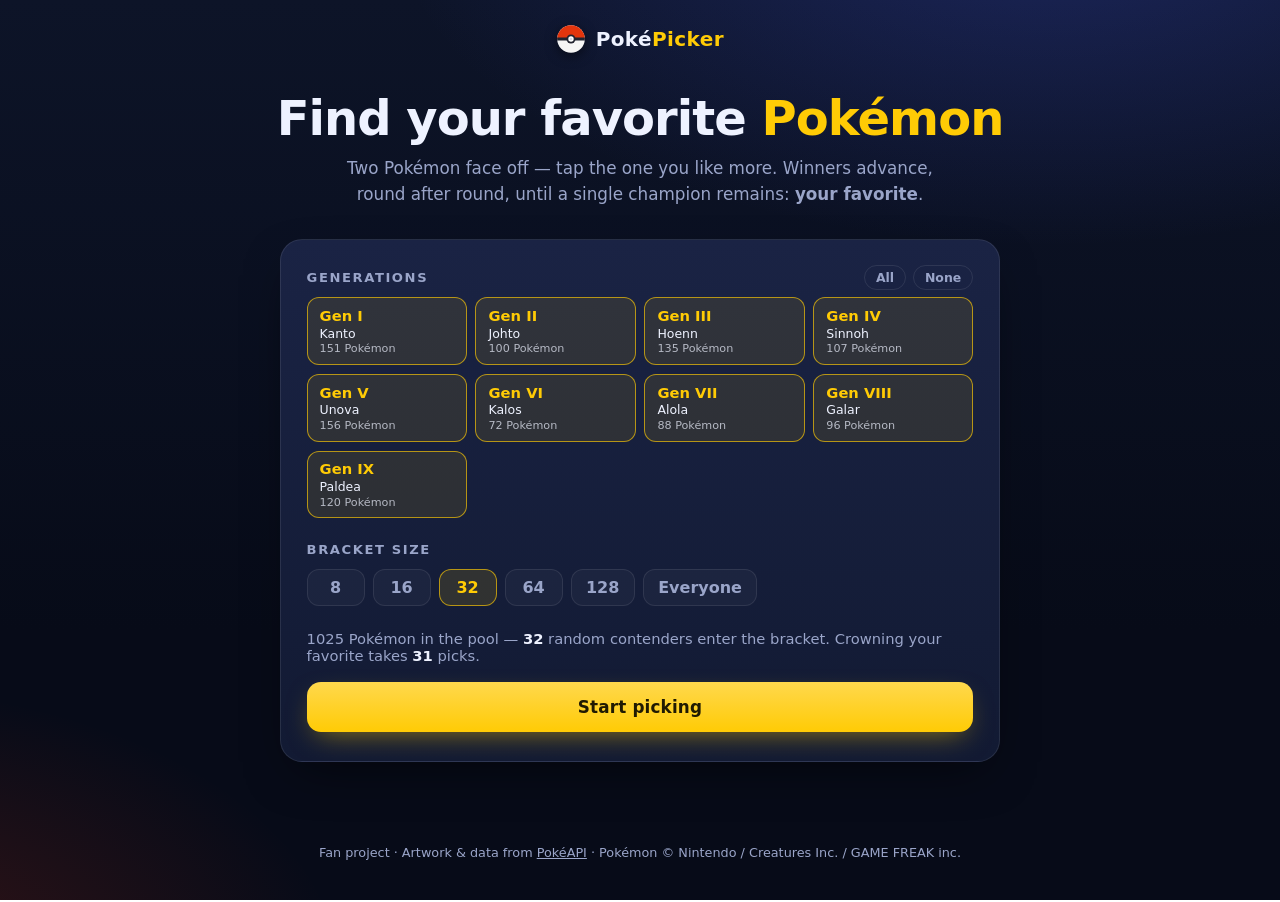
<file: index.html>
<!DOCTYPE html>
<html lang="en">
<head>
<meta charset="utf-8">
<meta name="viewport" content="width=device-width, initial-scale=1">
<title>PokéPicker — Find your favorite Pokémon</title>
<meta name="description" content="Discover your favorite Pokémon by picking between two at a time until only one remains.">
<link rel="icon" href="data:image/svg+xml,%3Csvg xmlns='http://www.w3.org/2000/svg' viewBox='0 0 100 100'%3E%3Ccircle cx='50' cy='50' r='46' fill='%23f5f5f5'/%3E%3Cpath d='M4 50a46 46 0 0 1 92 0Z' fill='%23e3350d'/%3E%3Crect x='4' y='45' width='92' height='10' fill='%23222430'/%3E%3Ccircle cx='50' cy='50' r='15' fill='%23222430'/%3E%3Ccircle cx='50' cy='50' r='9' fill='%23fff'/%3E%3Ccircle cx='50' cy='50' r='4.5' fill='%23d8dbe6'/%3E%3C/svg%3E">
<link rel="stylesheet" href="styles.css">
</head>
<body>

<header class="site-header">
  <button class="logo" id="btn-home" type="button" aria-label="PokéPicker home">
    <svg viewBox="0 0 100 100" aria-hidden="true"><circle cx="50" cy="50" r="46" fill="#f5f5f5"/><path d="M4 50a46 46 0 0 1 92 0Z" fill="#e3350d"/><rect x="4" y="45" width="92" height="10" fill="#222430"/><circle cx="50" cy="50" r="15" fill="#222430"/><circle cx="50" cy="50" r="9" fill="#fff"/><circle cx="50" cy="50" r="4.5" fill="#d8dbe6"/></svg>
    <span>Poké<em>Picker</em></span>
  </button>
</header>

<main>

  <!-- ============ Start screen ============ -->
  <section class="screen" id="screen-start">
    <h1 class="hero-title">Find your favorite <span>Pokémon</span></h1>
    <p class="tagline">Two Pokémon face off — tap the one you like more. Winners advance, round after round, until a single champion remains: <strong>your favorite</strong>.</p>

    <div class="panel">
      <div class="panel-block">
        <div class="panel-heading">
          <h2>Generations</h2>
          <div class="gen-actions">
            <button class="btn-mini" id="gens-all" type="button">All</button>
            <button class="btn-mini" id="gens-none" type="button">None</button>
          </div>
        </div>
        <div class="gen-grid" id="gen-grid"></div>
      </div>

      <div class="panel-block">
        <h2>Bracket size</h2>
        <div class="size-row" id="size-row"></div>
      </div>

      <p class="pool-summary" id="pool-summary"></p>
      <button class="btn-primary" id="btn-start" type="button">Start picking</button>
    </div>
  </section>

  <!-- ============ Battle screen ============ -->
  <section class="screen hidden" id="screen-battle">
    <div class="battle-top">
      <div class="round-label" id="round-label"></div>
      <div class="match-label" id="match-label" aria-live="polite"></div>
      <div class="progress" role="progressbar" aria-label="Bracket progress"><div class="progress-fill" id="progress-fill"></div></div>
    </div>

    <div class="arena">
      <button class="poke-card" id="card-a" type="button">
        <span class="card-glow" aria-hidden="true"></span>
        <img class="poke-img" alt="" draggable="false">
        <span class="poke-id"></span>
        <span class="poke-name"></span>
        <span class="type-badges"></span>
      </button>

      <div class="vs" aria-hidden="true">VS</div>

      <button class="poke-card" id="card-b" type="button">
        <span class="card-glow" aria-hidden="true"></span>
        <img class="poke-img" alt="" draggable="false">
        <span class="poke-id"></span>
        <span class="poke-name"></span>
        <span class="type-badges"></span>
      </button>
    </div>

    <div class="battle-actions">
      <button class="btn-ghost" id="btn-undo" type="button">↩ Undo</button>
      <button class="btn-ghost" id="btn-restart" type="button">Restart</button>
    </div>
    <p class="hint">Tip: pick with the <kbd>←</kbd> and <kbd>→</kbd> keys, undo with <kbd>Z</kbd></p>
  </section>

  <!-- ============ Champion screen ============ -->
  <section class="screen hidden" id="screen-winner">
    <p class="champ-kicker">Your favorite Pokémon is</p>
    <div class="champ-hero" id="champ-hero">
      <span class="champ-glow" aria-hidden="true"></span>
      <img class="champ-img" id="champ-img" alt="" draggable="false">
    </div>
    <h1 class="champ-name" id="champ-name"></h1>
    <div class="champ-meta" id="champ-meta"></div>
    <p class="champ-stats" id="champ-stats"></p>

    <div class="podium" id="podium"></div>

    <div class="champ-actions">
      <button class="btn-primary" id="btn-again" type="button">Run it back</button>
      <button class="btn-ghost" id="btn-settings" type="button">Change settings</button>
      <button class="btn-ghost" id="btn-undo-final" type="button">↩ Undo last pick</button>
    </div>
  </section>

</main>

<footer class="site-footer">
  <p>Fan project · Artwork &amp; data from <a href="https://pokeapi.co" rel="noopener">PokéAPI</a> · Pokémon © Nintendo / Creatures Inc. / GAME FREAK inc.</p>
</footer>

<canvas class="confetti hidden" id="confetti" aria-hidden="true"></canvas>

<script src="data.js"></script>
<script src="app.js"></script>
</body>
</html>
</file>
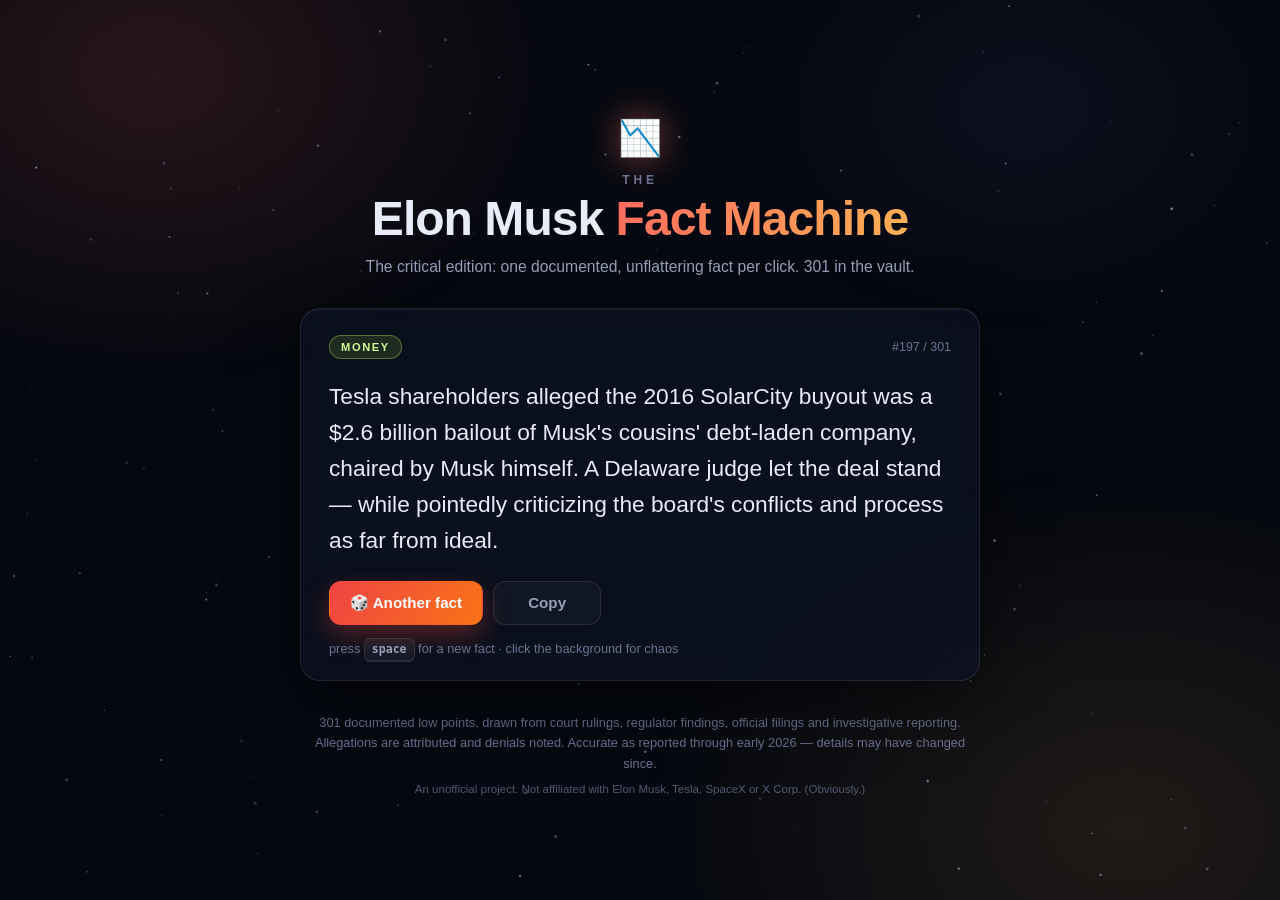
<file: fact-machine/index.html>
<!DOCTYPE html>
<html lang="en">
<head>
<meta charset="UTF-8">
<meta name="viewport" content="width=device-width, initial-scale=1">
<title>Elon Musk Fact Machine — Critical Edition</title>
<meta name="description" content="One random, documented, unflattering Elon Musk fact per click. Hundreds in the vault.">
<meta name="theme-color" content="#050810">
<link rel="icon" href="data:image/svg+xml,%3Csvg%20xmlns='http://www.w3.org/2000/svg'%20viewBox='0%200%20100%20100'%3E%3Ctext%20y='.9em'%20font-size='90'%3E%F0%9F%93%89%3C/text%3E%3C/svg%3E">
<style>
  :root {
    --bg: #050810;
    --ink: #e8ecf8;
    --muted: #97a0b8;
    --faint: #6b7490;
    --line: rgba(255, 255, 255, 0.09);
    --card: rgba(13, 18, 34, 0.72);
    --accent-1: #ff6b5e;
    --accent-2: #ffb054;
  }

  * { margin: 0; padding: 0; box-sizing: border-box; }

  html { color-scheme: dark; }

  body {
    font-family: ui-sans-serif, -apple-system, "Segoe UI", Roboto, Helvetica, Arial, sans-serif;
    background: var(--bg);
    color: var(--ink);
    min-height: 100svh;
    -webkit-font-smoothing: antialiased;
  }

  body::before {
    content: "";
    position: fixed;
    inset: 0;
    z-index: -2;
    background:
      radial-gradient(640px 480px at 12% 8%, rgba(255, 107, 94, 0.14), transparent 65%),
      radial-gradient(760px 560px at 88% 92%, rgba(255, 176, 84, 0.11), transparent 65%),
      radial-gradient(500px 380px at 80% 12%, rgba(167, 139, 250, 0.06), transparent 60%);
    pointer-events: none;
  }

  #stars {
    position: fixed;
    inset: 0;
    z-index: -1;
    pointer-events: none;
  }

  .page {
    max-width: 720px;
    min-height: 100svh;
    margin: 0 auto;
    padding: 48px 20px 32px;
    display: flex;
    flex-direction: column;
    justify-content: center;
    gap: 32px;
  }

  .site-head { text-align: center; }

  .logo {
    font-size: 2.2rem;
    filter: drop-shadow(0 0 18px rgba(255, 120, 100, 0.5));
  }

  .kicker {
    margin-top: 14px;
    font-size: 0.75rem;
    font-weight: 600;
    letter-spacing: 0.32em;
    text-transform: uppercase;
    color: var(--faint);
  }

  h1 {
    margin-top: 6px;
    font-size: clamp(1.9rem, 5.5vw, 3rem);
    font-weight: 800;
    letter-spacing: -0.02em;
    line-height: 1.1;
  }

  .grad {
    background: linear-gradient(100deg, var(--accent-1), var(--accent-2));
    -webkit-background-clip: text;
    background-clip: text;
    color: transparent;
  }

  .sub {
    margin-top: 12px;
    color: var(--muted);
    font-size: 0.98rem;
  }

  .card {
    background: var(--card);
    border: 1px solid var(--line);
    border-radius: 20px;
    padding: 26px 28px 24px;
    backdrop-filter: blur(14px);
    -webkit-backdrop-filter: blur(14px);
    box-shadow:
      0 24px 70px rgba(0, 0, 0, 0.45),
      inset 0 1px 0 rgba(255, 255, 255, 0.05);
  }

  .card-top {
    display: flex;
    flex-wrap: wrap;
    align-items: center;
    justify-content: space-between;
    gap: 12px;
  }

  .chip {
    --h: 0;
    font-size: 0.7rem;
    font-weight: 700;
    letter-spacing: 0.14em;
    text-transform: uppercase;
    padding: 5px 11px;
    border-radius: 999px;
    color: hsl(var(--h) 90% 78%);
    background: hsl(var(--h) 80% 60% / 0.13);
    border: 1px solid hsl(var(--h) 75% 65% / 0.38);
    white-space: nowrap;
  }

  .count {
    font-size: 0.78rem;
    font-variant-numeric: tabular-nums;
    color: var(--faint);
  }

  .fact-wrap {
    margin: 20px 0 22px;
    min-height: 10.4em;
    display: flex;
    align-items: center;
  }

  .fact-wrap.enter { animation: rise 340ms cubic-bezier(0.2, 0.7, 0.3, 1); }

  @keyframes rise {
    from { opacity: 0; transform: translateY(10px); }
    to   { opacity: 1; transform: none; }
  }

  .fact {
    font-size: clamp(1.12rem, 2.6vw, 1.42rem);
    line-height: 1.58;
    font-weight: 450;
    text-wrap: pretty;
  }

  .actions {
    display: flex;
    flex-wrap: wrap;
    gap: 10px;
  }

  .btn {
    font: inherit;
    font-weight: 650;
    font-size: 0.95rem;
    padding: 12px 20px;
    border-radius: 12px;
    border: 1px solid transparent;
    cursor: pointer;
    transition: transform 120ms ease, box-shadow 120ms ease, background 120ms ease,
                border-color 120ms ease, color 120ms ease;
  }

  .btn:focus-visible,
  a:focus-visible {
    outline: 2px solid var(--accent-1);
    outline-offset: 2px;
  }

  .btn.primary {
    color: #fff;
    background: linear-gradient(120deg, #ef4444, #f97316);
    box-shadow: 0 10px 26px rgba(239, 80, 60, 0.32);
  }

  .btn.primary:hover { transform: translateY(-1px); box-shadow: 0 14px 30px rgba(239, 80, 60, 0.42); }
  .btn.primary:active { transform: translateY(0); box-shadow: 0 6px 16px rgba(239, 80, 60, 0.3); }

  .btn.ghost {
    color: var(--muted);
    background: rgba(255, 255, 255, 0.03);
    border-color: var(--line);
    min-width: 108px;
  }

  .btn.ghost:hover { color: var(--ink); border-color: rgba(255, 255, 255, 0.22); }

  .hint {
    margin-top: 16px;
    font-size: 0.8rem;
    color: var(--faint);
  }

  kbd {
    font: 600 0.72rem/1 ui-monospace, SFMono-Regular, Menlo, Consolas, monospace;
    padding: 3px 7px 4px;
    border-radius: 6px;
    border: 1px solid var(--line);
    border-bottom-width: 2px;
    background: rgba(255, 255, 255, 0.05);
    color: var(--muted);
  }

  footer {
    text-align: center;
    color: var(--faint);
    font-size: 0.8rem;
    line-height: 1.6;
  }

  footer .tiny { margin-top: 6px; font-size: 0.72rem; opacity: 0.75; }

  @media (max-width: 520px) {
    .page { padding-top: 36px; gap: 26px; }
    .card { padding: 20px 18px 18px; }
    .fact-wrap { min-height: 14em; }
    .hint { display: none; }
  }

  @media (prefers-reduced-motion: reduce) {
    * { animation: none !important; transition: none !important; }
  }
</style>
</head>
<body>
<canvas id="stars" aria-hidden="true"></canvas>

<div class="page">
  <header class="site-head">
    <div class="logo" aria-hidden="true">📉</div>
    <p class="kicker">The</p>
    <h1>Elon Musk <span class="grad">Fact&nbsp;Machine</span></h1>
    <p class="sub">The critical edition: one documented, unflattering fact per click.
       <span id="vaultA">Hundreds</span> in the vault.</p>
  </header>

  <main>
    <section class="card" aria-label="Random Elon Musk fact">
      <div class="card-top">
        <span class="chip" id="chip">…</span>
        <span class="count" id="count"></span>
      </div>

      <blockquote class="fact-wrap" id="factWrap">
        <p class="fact" id="fact" aria-live="polite">Loading a fact…</p>
      </blockquote>

      <div class="actions">
        <button class="btn primary" id="next" type="button">
          <span aria-hidden="true">🎲</span> Another fact
        </button>
        <button class="btn ghost" id="copy" type="button">Copy</button>
      </div>

      <p class="hint">press <kbd>space</kbd> for a new fact · click the background for chaos</p>
    </section>
  </main>

  <footer>
    <p><span id="vaultB">These are</span> documented low points, drawn from court rulings, regulator findings,
       official filings and investigative reporting.<br>
       Allegations are attributed and denials noted. Accurate as reported through early 2026 — details may have changed since.</p>
    <p class="tiny">An unofficial project. Not affiliated with Elon Musk, Tesla, SpaceX or X&nbsp;Corp. (Obviously.)</p>
  </footer>
</div>

<script src="facts.js"></script>
<script>
(function () {
  "use strict";

  var FACTS = window.FACTS || [];
  var HUES = window.FACT_HUES || {};

  // keep the on-page copy in sync with the real vault size
  document.getElementById("vaultA").textContent = String(FACTS.length);
  document.getElementById("vaultB").textContent = String(FACTS.length);

  /* ------------------------------------------------------------------ *
   *  Random fact plumbing (shuffle bag: no repeats until all are seen)  *
   * ------------------------------------------------------------------ */
  var factEl = document.getElementById("fact");
  var wrapEl = document.getElementById("factWrap");
  var chipEl = document.getElementById("chip");
  var countEl = document.getElementById("count");
  var nextBtn = document.getElementById("next");
  var copyBtn = document.getElementById("copy");

  var bag = [];
  var current = -1;

  function refillBag() {
    bag = FACTS.map(function (_, i) { return i; });
    for (var i = bag.length - 1; i > 0; i--) {
      var j = Math.floor(Math.random() * (i + 1));
      var tmp = bag[i]; bag[i] = bag[j]; bag[j] = tmp;
    }
    // avoid showing the same fact twice in a row across refills
    if (bag.length > 1 && bag[bag.length - 1] === current) {
      var t2 = bag[0]; bag[0] = bag[bag.length - 1]; bag[bag.length - 1] = t2;
    }
  }

  function showFact(i) {
    var f = FACTS[i];
    current = i;
    chipEl.textContent = f.c;
    chipEl.style.setProperty("--h", HUES[f.c] || 0);
    countEl.textContent = "#" + (i + 1) + " / " + FACTS.length;
    factEl.textContent = f.t;
    wrapEl.classList.remove("enter");
    void wrapEl.offsetWidth; // restart the entrance animation
    wrapEl.classList.add("enter");
  }

  function newFact() {
    if (FACTS.length === 0) return;
    if (bag.length === 0) refillBag();
    showFact(bag.pop());
    if (Math.random() < 0.18) spawnEffect(); // occasional background chaos
  }

  nextBtn.addEventListener("click", newFact);

  copyBtn.addEventListener("click", function () {
    var text = current >= 0 ? FACTS[current].t : "";
    function done(ok) {
      copyBtn.textContent = ok ? "Copied ✓" : "Copy failed";
      clearTimeout(copyBtn._t);
      copyBtn._t = setTimeout(function () { copyBtn.textContent = "Copy"; }, 1400);
    }
    if (navigator.clipboard && navigator.clipboard.writeText) {
      navigator.clipboard.writeText(text).then(function () { done(true); }, function () { done(fallbackCopy(text)); });
    } else {
      done(fallbackCopy(text));
    }
  });

  function fallbackCopy(text) {
    var ta = document.createElement("textarea");
    ta.value = text;
    ta.style.position = "fixed";
    ta.style.opacity = "0";
    document.body.appendChild(ta);
    ta.select();
    var ok = false;
    try { ok = document.execCommand("copy"); } catch (e) { /* unsupported */ }
    ta.remove();
    return ok;
  }

  document.addEventListener("keydown", function (e) {
    if (e.repeat) return;
    var isSpace = e.code === "Space";
    var isN = e.key === "n" || e.key === "N";
    if (!isSpace && !isN) return;
    var tag = document.activeElement && document.activeElement.tagName;
    if (isSpace && tag === "BUTTON") return; // let the focused button handle it
    e.preventDefault();
    newFact();
  });

  newFact();

  /* ------------------------------------------------------------------ *
   *  Starfield + background chaos effects                               *
   *  (a rocket that RUDs, a Cybertruck that combusts, a $44B bird,      *
   *   a deorbiting satellite, "shatterproof" glass — purely cosmetic)   *
   * ------------------------------------------------------------------ */
  var canvas = document.getElementById("stars");
  var ctx = canvas.getContext("2d");
  var reduceMotion = window.matchMedia("(prefers-reduced-motion: reduce)").matches;
  var stars = [], meteors = [], W = 0, H = 0, raf = 0;
  var fx = [];    // effect entities (rockets, trucks, birds, sats, cracks, captions)
  var parts = []; // particles (sparks, smoke, flame, debris, feathers, wheels)

  function resize() {
    var dpr = Math.min(window.devicePixelRatio || 1, 2);
    W = window.innerWidth;
    H = window.innerHeight;
    canvas.width = W * dpr;
    canvas.height = H * dpr;
    ctx.setTransform(dpr, 0, 0, dpr, 0, 0);
    var n = Math.min(240, Math.round(W * H / 6500));
    stars = [];
    for (var i = 0; i < n; i++) {
      stars.push({
        x: Math.random() * W,
        y: Math.random() * H,
        r: Math.random() * 1.25 + 0.3,
        a: Math.random() * 0.5 + 0.22,
        tw: Math.random() * Math.PI * 2,
        sp: Math.random() * 1.1 + 0.35
      });
    }
    if (reduceMotion) draw(0);
  }

  /* ---------- effect helpers ---------- */

  function boom(x, y, power) {
    var i, a, sp;
    parts.push({ type: "flash", x: x, y: y, vx: 0, vy: 0, size: 26 * power, life: 10, max: 10 });
    for (i = 0; i < 46 * power; i++) {
      a = Math.random() * 6.2832;
      sp = (1 + Math.random() * 3.4) * power;
      parts.push({ type: "spark", x: x, y: y, vx: Math.cos(a) * sp, vy: Math.sin(a) * sp - 0.6,
                   size: 1 + Math.random() * 2, life: 40 + Math.random() * 30, max: 70 });
    }
    for (i = 0; i < 10 * power; i++) {
      parts.push({ type: "debris", x: x, y: y, vx: (Math.random() - 0.5) * 4, vy: -Math.random() * 3,
                   size: 2 + Math.random() * 2.5, rot: Math.random() * 6.2832,
                   vr: (Math.random() - 0.5) * 0.3, life: 90, max: 90 });
    }
    for (i = 0; i < 14 * power; i++) {
      parts.push({ type: "smoke", x: x + (Math.random() - 0.5) * 10, y: y + (Math.random() - 0.5) * 10,
                   vx: (Math.random() - 0.5) * 0.6, vy: -0.3 - Math.random() * 0.5,
                   size: 6 + Math.random() * 10, life: 90 + Math.random() * 60, max: 150 });
    }
  }

  function caption(text, x, y) {
    fx.push({ kind: "cap", text: text, x: Math.max(80, Math.min(W - 80, x)),
              y: Math.max(24, y), life: 170, max: 170 });
  }

  function spawnEffect(kind, px, py) {
    if (reduceMotion || !W || !H) return;
    var majors = 0, i;
    for (i = 0; i < fx.length; i++) if (fx[i].kind !== "cap") majors++;
    if (majors >= 3) return;
    if (!kind) {
      var r = Math.random();
      kind = r < 0.3 ? "rocket" : r < 0.58 ? "truck" : r < 0.74 ? "bird" : r < 0.9 ? "sat" : "crack";
    }
    var x = typeof px === "number" ? px : Math.random() * W;
    var y = typeof py === "number" ? py : H * (0.15 + Math.random() * 0.4);

    if (kind === "rocket") {
      fx.push({ kind: "rocket", x: Math.max(30, Math.min(W - 30, x)), y: H + 24,
                vy: -(2.1 + Math.random() * 1.1), seed: Math.random() * 10, tilt: 0,
                state: "up", fuseY: H * (0.28 + Math.random() * 0.34),
                tumble: Math.random() < 0.4, timer: 0, vr: 0 });
    } else if (kind === "truck") {
      var dir = Math.random() < 0.5 ? 1 : -1;
      fx.push({ kind: "truck", dir: dir, x: dir === 1 ? -70 : W + 70, y: H - 26,
                vx: dir * (2 + Math.random()), state: "drive",
                stopX: W * (0.22 + Math.random() * 0.56), burn: 0,
                wheelGone: false, alpha: 1, seed: Math.random() * 10 });
    } else if (kind === "bird") {
      fx.push({ kind: "bird", x: -24, y: Math.max(30, Math.min(H * 0.55, y)),
                vx: 2.4 + Math.random(), vy: 0, state: "fly",
                dropX: W * (0.3 + Math.random() * 0.4), rot: 0, seed: Math.random() * 10 });
    } else if (kind === "sat") {
      fx.push({ kind: "sat", x: Math.max(40, Math.min(W - 40, x)), y: -24,
                vx: (Math.random() - 0.5) * 1.4, vy: 1.6 + Math.random() * 0.8,
                rot: Math.random() * 6.2832, vr: 0.05 + Math.random() * 0.08,
                burnY: H * (0.55 + Math.random() * 0.25) });
    } else if (kind === "crack") {
      var cx = Math.max(40, Math.min(W - 40, x));
      var cy = typeof py === "number" ? py : H * (0.2 + Math.random() * 0.5);
      var lines = [], n = 8 + Math.floor(Math.random() * 4), k, s, ang, px2, py2, pts, segs, stepLen;
      for (k = 0; k < n; k++) {
        ang = (k / n) * 6.2832 + Math.random() * 0.5;
        px2 = cx; py2 = cy;
        pts = [[cx, cy]];
        segs = 3 + Math.floor(Math.random() * 3);
        stepLen = (30 + Math.random() * 70) / segs;
        for (s = 0; s < segs; s++) {
          ang += (Math.random() - 0.5) * 0.5;
          px2 += Math.cos(ang) * stepLen;
          py2 += Math.sin(ang) * stepLen;
          pts.push([px2, py2]);
        }
        lines.push(pts);
      }
      fx.push({ kind: "crack", x: cx, y: cy, lines: lines, life: 160, max: 160 });
      caption("“shatterproof”", cx, cy - 46);
    }
  }
  window.__spawnEffect = spawnEffect; // debug/test hook

  /* ---------- effect stepping ---------- */

  function stepFx(t) {
    for (var i = fx.length - 1; i >= 0; i--) {
      var e = fx[i], dead = false;

      if (e.kind === "rocket") {
        if (e.state === "up") {
          e.y += e.vy;
          e.tilt = Math.sin(t * 0.004 + e.seed) * Math.min(0.5, (H + 24 - e.y) / H * 0.7);
          parts.push({ type: "flame", x: e.x - Math.sin(e.tilt) * 14, y: e.y + Math.cos(e.tilt) * 14,
                       vx: (Math.random() - 0.5) * 0.4, vy: 1.6 + Math.random(),
                       size: 2.5 + Math.random() * 2, life: 14, max: 14 });
          if (Math.random() < 0.4) {
            parts.push({ type: "smoke", x: e.x - Math.sin(e.tilt) * 16, y: e.y + Math.cos(e.tilt) * 16,
                         vx: (Math.random() - 0.5) * 0.5, vy: 0.6, size: 3 + Math.random() * 3,
                         life: 50, max: 60 });
          }
          if (e.y <= e.fuseY) {
            if (e.tumble) {
              e.state = "tumble";
              e.timer = 50 + Math.random() * 30;
              e.vr = (Math.random() < 0.5 ? -1 : 1) * (0.06 + Math.random() * 0.05);
            } else {
              boom(e.x, e.y, 1.4);
              caption("rapid unscheduled disassembly", e.x, e.y - 30);
              dead = true;
            }
          }
        } else { // tumble
          e.tilt += e.vr;
          e.vy = Math.min(2.2, e.vy + 0.09);
          e.y += e.vy;
          e.x += Math.sin(e.tilt) * 1.2;
          if (Math.random() < 0.5) {
            parts.push({ type: "flame", x: e.x, y: e.y, vx: (Math.random() - 0.5), vy: (Math.random() - 0.5),
                         size: 2 + Math.random() * 2, life: 12, max: 14 });
          }
          e.timer--;
          if (e.timer <= 0 || e.y > H - 30) {
            boom(e.x, e.y, 1.4);
            caption("rapid unscheduled disassembly", e.x, e.y - 30);
            dead = true;
          }
        }

      } else if (e.kind === "truck") {
        if (e.state === "drive") {
          e.x += e.vx;
          e.y = H - 26 + Math.sin(e.x * 0.08) * 0.8;
          var passed = e.dir === 1 ? e.x >= e.stopX : e.x <= e.stopX;
          if (passed) e.state = "sputter";
          if (e.x < -120 || e.x > W + 120) dead = true;
        } else if (e.state === "sputter") {
          e.vx *= 0.93;
          e.x += e.vx;
          if (Math.random() < 0.4) {
            parts.push({ type: "smoke", x: e.x + e.dir * 22, y: e.y - 4,
                         vx: e.dir * 0.3, vy: -0.4, size: 3 + Math.random() * 3, life: 60, max: 80 });
          }
          if (!e.wheelGone && Math.random() < 0.06) {
            e.wheelGone = true;
            parts.push({ type: "wheel", x: e.x + e.dir * 14, y: H - 18, vx: e.dir * (2.5 + Math.random()),
                         vy: -2.4, size: 5, rot: 0, life: 200, max: 200, ground: H - 16 });
            caption("recall issued", e.x, e.y - 44);
          }
          if (Math.abs(e.vx) < 0.15) {
            e.state = "burn";
            if (!e.wheelGone) caption("recall issued", e.x, e.y - 44);
          }
        } else { // burn
          e.burn++;
          parts.push({ type: "flame", x: e.x + (Math.random() - 0.5) * 26, y: e.y - 8 - Math.random() * 4,
                       vx: (Math.random() - 0.5) * 0.4, vy: -0.8 - Math.random() * 0.6,
                       size: 2 + Math.random() * 3, life: 22, max: 24 });
          if (e.burn % 2 === 0) {
            parts.push({ type: "smoke", x: e.x + (Math.random() - 0.5) * 20, y: e.y - 14,
                         vx: (Math.random() - 0.5) * 0.5, vy: -0.8 - Math.random() * 0.4,
                         size: 5 + Math.random() * 7, life: 80 + Math.random() * 60, max: 140 });
          }
          if (Math.random() < 0.05) {
            parts.push({ type: "spark", x: e.x + (Math.random() - 0.5) * 24, y: e.y - 8,
                         vx: (Math.random() - 0.5) * 2, vy: -1 - Math.random() * 1.5,
                         size: 1.5, life: 30, max: 40 });
          }
          if (e.burn === 200) boom(e.x, e.y - 6, 0.9);
          if (e.burn > 200) {
            e.alpha -= 0.03;
            if (e.alpha <= 0) dead = true;
          }
        }

      } else if (e.kind === "bird") {
        if (e.state === "fly") {
          e.x += e.vx;
          e.y += Math.sin(t * 0.02 + e.seed) * 0.6;
          if (e.x >= e.dropX) {
            e.state = "fall";
            e.vy = -1.2;
            caption("acquired for $44B", e.x, e.y - 26);
            for (var f = 0; f < 6; f++) {
              parts.push({ type: "feather", x: e.x, y: e.y, vx: (Math.random() - 0.5) * 1.2,
                           vy: -0.2 - Math.random() * 0.4, size: 1.5, life: 80 + Math.random() * 40, max: 120 });
            }
          }
          if (e.x > W + 30) dead = true;
        } else {
          e.vy += 0.16;
          e.y += e.vy;
          e.x += 0.4;
          e.rot += 0.15;
          if (e.y > H + 30) dead = true;
        }

      } else if (e.kind === "sat") {
        e.x += e.vx;
        e.y += e.vy;
        e.rot += e.vr;
        parts.push({ type: "flame", x: e.x + (Math.random() - 0.5) * 6, y: e.y - 4,
                     vx: (Math.random() - 0.5) * 0.5, vy: -1 - Math.random(),
                     size: 1.5 + Math.random() * 1.5, life: 16, max: 18 });
        if (e.y >= e.burnY) {
          boom(e.x, e.y, 0.7);
          caption("deorbited", e.x, e.y - 20);
          dead = true;
        }

      } else if (e.kind === "crack") {
        e.life--;
        if (e.life <= 0) dead = true;

      } else if (e.kind === "cap") {
        e.life--;
        e.y -= 0.15;
        if (e.life <= 0) dead = true;
      }

      if (dead) fx.splice(i, 1);
    }
  }

  function stepParts() {
    for (var i = parts.length - 1; i >= 0; i--) {
      var p = parts[i];
      p.life--;
      if (p.life <= 0) { parts.splice(i, 1); continue; }
      if (p.type === "smoke") { p.x += p.vx; p.y += p.vy; p.vy -= 0.004; p.size += 0.12; }
      else if (p.type === "flame") { p.x += p.vx; p.y += p.vy; p.size *= 0.96; }
      else if (p.type === "spark") { p.x += p.vx; p.y += p.vy; p.vy += 0.05; }
      else if (p.type === "debris") {
        p.x += p.vx; p.y += p.vy; p.vy += 0.12; p.rot += p.vr;
        if (p.y > H - 12) { p.y = H - 12; p.vy *= -0.4; p.vx *= 0.8; }
      }
      else if (p.type === "feather") { p.x += p.vx + Math.sin(p.life * 0.1) * 0.3; p.y += p.vy; }
      else if (p.type === "wheel") {
        p.vy += 0.18; p.x += p.vx; p.y += p.vy;
        if (p.y > p.ground) { p.y = p.ground; p.vy *= -0.35; p.vx *= 0.96; }
        p.vx *= 0.995; p.rot += p.vx * 0.15;
      }
    }
    if (parts.length > 380) parts.splice(0, parts.length - 380);
  }

  /* ---------- effect drawing ---------- */

  function drawFx(t) {
    for (var i = 0; i < fx.length; i++) {
      var e = fx[i];
      ctx.globalAlpha = 1;

      if (e.kind === "rocket") {
        ctx.save();
        ctx.translate(e.x, e.y);
        ctx.rotate(e.tilt);
        ctx.fillStyle = "#dfe5f1";
        ctx.fillRect(-5, -12, 10, 24);
        ctx.beginPath(); ctx.moveTo(-5, -12); ctx.lineTo(0, -22); ctx.lineTo(5, -12); ctx.closePath();
        ctx.fillStyle = "#ff8a70"; ctx.fill();
        ctx.fillStyle = "#aeb6c6";
        ctx.beginPath(); ctx.moveTo(-5, 12); ctx.lineTo(-10, 19); ctx.lineTo(-5, 5); ctx.closePath(); ctx.fill();
        ctx.beginPath(); ctx.moveTo(5, 12); ctx.lineTo(10, 19); ctx.lineTo(5, 5); ctx.closePath(); ctx.fill();
        ctx.fillStyle = "#4d5b77";
        ctx.beginPath(); ctx.arc(0, -4, 2, 0, 6.2832); ctx.fill();
        var fl = 8 + Math.random() * 8;
        ctx.beginPath(); ctx.moveTo(-3, 12); ctx.lineTo(3, 12); ctx.lineTo(0, 12 + fl); ctx.closePath();
        ctx.fillStyle = "#ffb054"; ctx.fill();
        ctx.restore();

      } else if (e.kind === "truck") {
        ctx.save();
        ctx.translate(e.x, e.y);
        ctx.globalAlpha = Math.max(0, e.alpha);
        if (e.dir === -1) ctx.scale(-1, 1);
        if (e.wheelGone) ctx.rotate(0.06);
        // angular wedge silhouette
        ctx.beginPath();
        ctx.moveTo(26, 2); ctx.lineTo(24, -4); ctx.lineTo(2, -12); ctx.lineTo(-24, -6);
        ctx.lineTo(-26, 4); ctx.closePath();
        ctx.fillStyle = "#a7b0c2"; ctx.fill();
        var char = Math.min(1, e.burn / 160);
        if (char > 0) { ctx.fillStyle = "rgba(20,22,28," + (char * 0.8) + ")"; ctx.fill(); }
        // headlight strip
        if (e.state === "drive") {
          ctx.strokeStyle = "#ffd9a0"; ctx.lineWidth = 1.5;
          ctx.beginPath(); ctx.moveTo(24, -3); ctx.lineTo(26, 1); ctx.stroke();
        }
        // wheels
        ctx.fillStyle = "#14161c";
        ctx.beginPath(); ctx.arc(-14, 6, 6, 0, 6.2832); ctx.fill();
        if (!e.wheelGone) { ctx.beginPath(); ctx.arc(14, 6, 6, 0, 6.2832); ctx.fill(); }
        ctx.restore();

      } else if (e.kind === "bird") {
        ctx.save();
        ctx.translate(e.x, e.y);
        if (e.state === "fall") ctx.rotate(e.rot);
        ctx.fillStyle = "#6aa9ff";
        ctx.beginPath(); ctx.ellipse(0, 0, 5, 3.5, 0, 0, 6.2832); ctx.fill();
        ctx.beginPath(); ctx.arc(4, -2.5, 2.6, 0, 6.2832); ctx.fill();
        ctx.fillStyle = "#ffb054";
        ctx.beginPath(); ctx.moveTo(6.4, -2.8); ctx.lineTo(9, -2); ctx.lineTo(6.4, -1.2); ctx.closePath(); ctx.fill();
        var flap = e.state === "fly" ? Math.sin(t * 0.03 + e.seed) * 4 : 2;
        ctx.fillStyle = "#8fb8ff";
        ctx.beginPath(); ctx.moveTo(-1, 0); ctx.lineTo(-6, -3 - flap); ctx.lineTo(2, -1); ctx.closePath(); ctx.fill();
        ctx.restore();

      } else if (e.kind === "sat") {
        ctx.save();
        ctx.translate(e.x, e.y);
        ctx.rotate(e.rot);
        ctx.fillStyle = "#4d6bb5";
        ctx.fillRect(-17, -3, 11, 6);
        ctx.fillRect(6, -3, 11, 6);
        ctx.fillStyle = "#dfe5f1";
        ctx.fillRect(-4.5, -4.5, 9, 9);
        ctx.restore();

      } else if (e.kind === "crack") {
        var a = Math.min(1, e.life / 50);
        ctx.strokeStyle = "rgba(210,224,255," + (0.55 * a).toFixed(3) + ")";
        ctx.lineWidth = 1;
        for (var L = 0; L < e.lines.length; L++) {
          var pts = e.lines[L];
          ctx.beginPath();
          ctx.moveTo(pts[0][0], pts[0][1]);
          for (var s2 = 1; s2 < pts.length; s2++) ctx.lineTo(pts[s2][0], pts[s2][1]);
          ctx.stroke();
        }
        ctx.globalAlpha = 0.4 * a;
        ctx.fillStyle = "#cdd8ff";
        ctx.beginPath(); ctx.arc(e.x, e.y, 2.5, 0, 6.2832); ctx.fill();

      } else if (e.kind === "cap") {
        var ca = e.life > e.max - 20 ? (e.max - e.life) / 20 : (e.life < 50 ? e.life / 50 : 1);
        ctx.globalAlpha = 0.8 * ca;
        ctx.fillStyle = "#cdd8ff";
        ctx.font = "600 11px ui-monospace, SFMono-Regular, Menlo, Consolas, monospace";
        ctx.textAlign = "center";
        ctx.fillText(e.text, e.x, e.y);
        ctx.textAlign = "left";
      }
    }
    ctx.globalAlpha = 1;
  }

  function drawParts() {
    for (var i = 0; i < parts.length; i++) {
      var p = parts[i], a = Math.max(0, p.life / p.max);
      if (p.type === "smoke") {
        ctx.globalCompositeOperation = "source-over";
        ctx.globalAlpha = 0.22 * a;
        ctx.fillStyle = "#9aa3b5";
        ctx.beginPath(); ctx.arc(p.x, p.y, p.size, 0, 6.2832); ctx.fill();
      } else if (p.type === "flash") {
        ctx.globalCompositeOperation = "lighter";
        ctx.globalAlpha = 0.6 * a;
        ctx.fillStyle = "#ffe6bd";
        ctx.beginPath(); ctx.arc(p.x, p.y, p.size * (2 - a), 0, 6.2832); ctx.fill();
      } else if (p.type === "flame") {
        ctx.globalCompositeOperation = "lighter";
        ctx.globalAlpha = Math.min(1, a + 0.2);
        ctx.fillStyle = a > 0.5 ? "#ffd9a0" : "#ff8a5c";
        ctx.beginPath(); ctx.arc(p.x, p.y, p.size, 0, 6.2832); ctx.fill();
      } else if (p.type === "spark") {
        ctx.globalCompositeOperation = "lighter";
        ctx.globalAlpha = a;
        ctx.fillStyle = "#ffc27d";
        ctx.beginPath(); ctx.arc(p.x, p.y, p.size, 0, 6.2832); ctx.fill();
      } else if (p.type === "debris") {
        ctx.globalCompositeOperation = "source-over";
        ctx.globalAlpha = a;
        ctx.fillStyle = "#aeb6c6";
        ctx.save(); ctx.translate(p.x, p.y); ctx.rotate(p.rot);
        ctx.fillRect(-p.size / 2, -p.size / 4, p.size, p.size / 2);
        ctx.restore();
      } else if (p.type === "feather") {
        ctx.globalCompositeOperation = "source-over";
        ctx.globalAlpha = a;
        ctx.fillStyle = "#8fb8ff";
        ctx.beginPath(); ctx.arc(p.x, p.y, 1.5, 0, 6.2832); ctx.fill();
      } else if (p.type === "wheel") {
        ctx.globalCompositeOperation = "source-over";
        ctx.globalAlpha = Math.min(1, a * 1.5);
        ctx.fillStyle = "#14161c";
        ctx.beginPath(); ctx.arc(p.x, p.y, 5, 0, 6.2832); ctx.fill();
        ctx.fillStyle = "#3c4352";
        ctx.beginPath(); ctx.arc(p.x, p.y, 1.6, 0, 6.2832); ctx.fill();
      }
    }
    ctx.globalAlpha = 1;
    ctx.globalCompositeOperation = "source-over";
  }

  /* ---------- main loop ---------- */

  function draw(t) {
    ctx.clearRect(0, 0, W, H);
    ctx.fillStyle = "#cdd8ff";
    for (var i = 0; i < stars.length; i++) {
      var s = stars[i];
      var a = reduceMotion ? s.a : s.a * (0.6 + 0.4 * Math.sin(s.tw + t * 0.001 * s.sp));
      ctx.globalAlpha = Math.max(a, 0.05);
      ctx.beginPath();
      ctx.arc(s.x, s.y, s.r, 0, 6.2832);
      ctx.fill();
    }
    for (var m = meteors.length - 1; m >= 0; m--) {
      var mt = meteors[m];
      mt.x += mt.vx; mt.y += mt.vy; mt.life--;
      if (mt.life <= 0 || mt.y > H + 40) { meteors.splice(m, 1); continue; }
      var g = ctx.createLinearGradient(mt.x, mt.y, mt.x - mt.vx * 11, mt.y - mt.vy * 11);
      g.addColorStop(0, "rgba(210,224,255,0.9)");
      g.addColorStop(1, "rgba(210,224,255,0)");
      ctx.globalAlpha = Math.min(1, mt.life / 24);
      ctx.strokeStyle = g;
      ctx.lineWidth = 1.6;
      ctx.lineCap = "round";
      ctx.beginPath();
      ctx.moveTo(mt.x, mt.y);
      ctx.lineTo(mt.x - mt.vx * 11, mt.y - mt.vy * 11);
      ctx.stroke();
    }
    ctx.globalAlpha = 1;
    if (!reduceMotion) {
      stepFx(t);
      stepParts();
      drawFx(t);
      drawParts();
    }
  }

  function loop(t) {
    draw(t);
    raf = requestAnimationFrame(loop);
  }

  resize();
  window.addEventListener("resize", resize);

  if (!reduceMotion) {
    raf = requestAnimationFrame(loop);
    setInterval(function () {
      if (document.hidden || meteors.length > 1 || Math.random() < 0.55) return;
      meteors.push({
        x: W * 0.1 + Math.random() * W * 0.8,
        y: Math.random() * H * 0.3,
        vx: (Math.random() < 0.5 ? -1 : 1) * (4 + Math.random() * 3),
        vy: 2 + Math.random() * 2,
        life: 55
      });
    }, 4000);
    // ambient chaos: on average one effect every ~25 seconds
    setInterval(function () {
      if (document.hidden) return;
      if (Math.random() < 0.45) spawnEffect();
    }, 11000);
    // click (or tap) the background to trigger an effect at that spot
    document.addEventListener("click", function (ev) {
      if (ev.target && ev.target.closest && ev.target.closest("button, a, .card")) return;
      spawnEffect(undefined, ev.clientX, ev.clientY);
    });
    document.addEventListener("visibilitychange", function () {
      cancelAnimationFrame(raf);
      if (!document.hidden) raf = requestAnimationFrame(loop);
    });
    // ?fx=rocket|truck|bird|sat|crack (comma-separable) — deterministic spawn
    // for testing; add &fxstep=N to freeze the scene exactly N frames in
    var q = /[?&]fx=([a-z,]+)/.exec(location.search);
    if (q) {
      var qs = /[?&]fxstep=(\d+)/.exec(location.search);
      var kinds = q[1].split(",");
      for (var qi = 0; qi < kinds.length; qi++) {
        var kk = kinds[qi];
        var spx = kk === "rocket" ? W * 0.18 : kk === "sat" ? W * 0.85 : kk === "crack" ? W * 0.2 : W * 0.5;
        var spy = kk === "bird" ? H * 0.12 : kk === "crack" ? H * 0.3 : H * 0.35;
        spawnEffect(kk, spx, spy);
        var last = fx[fx.length - 1];
        if (!last) continue;
        if (last.kind === "rocket") { last.fuseY = H * 0.5; last.tumble = false; }
        if (last.kind === "truck") { last.stopX = W * 0.42; }
        if (qs) { // normalize random speeds so fxstep lands on predictable moments
          if (last.kind === "rocket") { last.vy = -2.6; }
          if (last.kind === "truck") { last.dir = 1; last.x = -70; last.vx = 2.5; }
          if (last.kind === "bird") { last.dropX = W * 0.85; last.vx = 2.8; }
          if (last.kind === "sat") { last.vy = 2; last.vr = 0.06; last.burnY = H * 0.6; }
        }
      }
      if (qs) {
        cancelAnimationFrame(raf);
        var steps = Math.min(3000, parseInt(qs[1], 10) || 0);
        for (var st = 0; st < steps; st++) { stepFx(st * 16.7); stepParts(); }
        draw(steps * 16.7); // render the frozen frame
      }
    }
  }
})();
</script>
</body>
</html>
</file>
<file: styles.css>
/* ============ Tokens & base ============ */
:root {
  --bg-0: #070b18;
  --bg-1: #0d1428;
  --panel: #121a33;
  --panel-2: #1a2344;
  --line: rgba(255, 255, 255, 0.09);
  --text: #eef2ff;
  --muted: #9aa5c9;
  --gold: #ffcb05;
  --red: #e3350d;
  --blue: #3b4cca;
  --radius: 18px;
  --shadow: 0 18px 50px -18px rgba(0, 0, 0, 0.65);
}

* { box-sizing: border-box; }

html { -webkit-text-size-adjust: 100%; }

body {
  margin: 0;
  min-height: 100vh;
  display: flex;
  flex-direction: column;
  font-family: "Segoe UI", system-ui, -apple-system, "Helvetica Neue", Arial, sans-serif;
  color: var(--text);
  background:
    radial-gradient(1100px 560px at 82% -10%, rgba(59, 76, 202, 0.32), transparent 60%),
    radial-gradient(900px 520px at -12% 108%, rgba(227, 53, 13, 0.22), transparent 55%),
    linear-gradient(180deg, var(--bg-1), var(--bg-0) 70%);
  background-attachment: fixed;
}

main { flex: 1; width: 100%; max-width: 1060px; margin: 0 auto; padding: 0 1.25rem 3rem; }

.hidden { display: none !important; }

button { font: inherit; }

kbd {
  padding: 0.1em 0.45em;
  border: 1px solid var(--line);
  border-bottom-width: 2px;
  border-radius: 6px;
  background: var(--panel);
  font-size: 0.85em;
}

/* ============ Header / footer ============ */
.site-header {
  display: flex;
  justify-content: center;
  padding: 1.1rem 1.25rem 0.4rem;
}

.logo {
  display: flex;
  align-items: center;
  gap: 0.6rem;
  padding: 0.4rem 0.9rem;
  background: none;
  border: 0;
  border-radius: 12px;
  color: var(--text);
  font-size: 1.25rem;
  font-weight: 800;
  letter-spacing: 0.02em;
  cursor: pointer;
}
.logo:hover { background: rgba(255, 255, 255, 0.05); }
.logo svg { width: 30px; height: 30px; filter: drop-shadow(0 3px 6px rgba(0, 0, 0, 0.5)); }
.logo em { font-style: normal; color: var(--gold); }

.site-footer {
  padding: 1.4rem 1rem 1.8rem;
  text-align: center;
  color: var(--muted);
  font-size: 0.8rem;
}
.site-footer a { color: inherit; }

/* ============ Screens ============ */
.screen { animation: screenIn 0.35s ease both; }

@keyframes screenIn {
  from { opacity: 0; transform: translateY(10px); }
  to   { opacity: 1; transform: none; }
}

/* ============ Start screen ============ */
.hero-title {
  margin: 1.6rem 0 0.6rem;
  text-align: center;
  font-size: clamp(1.9rem, 5vw, 3rem);
  line-height: 1.1;
  letter-spacing: -0.02em;
}
.hero-title span { color: var(--gold); }

.tagline {
  max-width: 620px;
  margin: 0 auto 2rem;
  text-align: center;
  color: var(--muted);
  font-size: 1.05rem;
  line-height: 1.55;
}

.panel {
  max-width: 720px;
  margin: 0 auto;
  padding: 1.6rem 1.6rem 1.8rem;
  background: linear-gradient(180deg, var(--panel-2), var(--panel));
  border: 1px solid var(--line);
  border-radius: calc(var(--radius) + 4px);
  box-shadow: var(--shadow);
}

.panel-block { margin-bottom: 1.5rem; }

.panel h2 {
  margin: 0 0 0.75rem;
  font-size: 0.82rem;
  font-weight: 700;
  text-transform: uppercase;
  letter-spacing: 0.12em;
  color: var(--muted);
}

.panel-heading {
  display: flex;
  align-items: baseline;
  justify-content: space-between;
  gap: 1rem;
}

.gen-actions { display: flex; gap: 0.4rem; }

.btn-mini {
  padding: 0.25rem 0.7rem;
  background: transparent;
  border: 1px solid var(--line);
  border-radius: 999px;
  color: var(--muted);
  font-size: 0.78rem;
  font-weight: 600;
  cursor: pointer;
  transition: color 0.15s, border-color 0.15s;
}
.btn-mini:hover { color: var(--text); border-color: rgba(255, 255, 255, 0.3); }

.gen-grid {
  display: grid;
  grid-template-columns: repeat(auto-fill, minmax(128px, 1fr));
  gap: 0.55rem;
}

.gen-chip {
  display: flex;
  flex-direction: column;
  align-items: flex-start;
  gap: 0.1rem;
  padding: 0.55rem 0.75rem;
  background: rgba(255, 255, 255, 0.03);
  border: 1px solid var(--line);
  border-radius: 12px;
  color: var(--muted);
  cursor: pointer;
  transition: border-color 0.15s, background 0.15s, color 0.15s, transform 0.15s;
}
.gen-chip:hover { transform: translateY(-1px); border-color: rgba(255, 255, 255, 0.28); }
.gen-chip.active {
  background: rgba(255, 203, 5, 0.1);
  border-color: rgba(255, 203, 5, 0.65);
  color: var(--text);
}
.gen-chip .gen-num { font-weight: 800; font-size: 0.92rem; }
.gen-chip.active .gen-num { color: var(--gold); }
.gen-chip .gen-region { font-size: 0.78rem; }
.gen-chip .gen-count { font-size: 0.7rem; opacity: 0.7; }

.size-row { display: flex; flex-wrap: wrap; gap: 0.5rem; }

.size-btn {
  min-width: 58px;
  padding: 0.5rem 0.9rem;
  background: rgba(255, 255, 255, 0.03);
  border: 1px solid var(--line);
  border-radius: 12px;
  color: var(--muted);
  font-weight: 700;
  cursor: pointer;
  transition: border-color 0.15s, background 0.15s, color 0.15s;
}
.size-btn:hover { border-color: rgba(255, 255, 255, 0.28); }
.size-btn.active {
  background: rgba(255, 203, 5, 0.12);
  border-color: rgba(255, 203, 5, 0.65);
  color: var(--gold);
}

.pool-summary {
  min-height: 1.2em;
  margin: 0.2rem 0 1.1rem;
  color: var(--muted);
  font-size: 0.92rem;
}
.pool-summary strong { color: var(--text); }

.btn-primary {
  width: 100%;
  padding: 0.95rem 1.4rem;
  background: linear-gradient(180deg, #ffd84d, var(--gold));
  border: 0;
  border-radius: 14px;
  color: #201a02;
  font-size: 1.05rem;
  font-weight: 800;
  letter-spacing: 0.01em;
  cursor: pointer;
  box-shadow: 0 10px 28px -10px rgba(255, 203, 5, 0.55);
  transition: transform 0.15s, box-shadow 0.15s, filter 0.15s;
}
.btn-primary:hover:not(:disabled) {
  transform: translateY(-2px);
  box-shadow: 0 14px 32px -10px rgba(255, 203, 5, 0.65);
}
.btn-primary:active:not(:disabled) { transform: none; filter: brightness(0.95); }
.btn-primary:disabled { filter: grayscale(0.7) brightness(0.7); cursor: not-allowed; box-shadow: none; }

.btn-ghost {
  padding: 0.55rem 1.1rem;
  background: transparent;
  border: 1px solid var(--line);
  border-radius: 12px;
  color: var(--muted);
  font-weight: 600;
  cursor: pointer;
  transition: color 0.15s, border-color 0.15s, background 0.15s;
}
.btn-ghost:hover:not(:disabled) { color: var(--text); border-color: rgba(255, 255, 255, 0.3); background: rgba(255, 255, 255, 0.04); }
.btn-ghost:disabled { opacity: 0.4; cursor: not-allowed; }

/* ============ Battle screen ============ */
.battle-top {
  max-width: 640px;
  margin: 1.2rem auto 1.6rem;
  text-align: center;
}

.round-label {
  font-size: clamp(1.3rem, 3.4vw, 1.8rem);
  font-weight: 800;
  letter-spacing: -0.01em;
}

.match-label { margin-top: 0.25rem; color: var(--muted); font-size: 0.92rem; }

.progress {
  height: 6px;
  margin-top: 0.8rem;
  background: rgba(255, 255, 255, 0.08);
  border-radius: 999px;
  overflow: hidden;
}
.progress-fill {
  height: 100%;
  width: 0;
  background: linear-gradient(90deg, var(--red), var(--gold));
  border-radius: 999px;
  transition: width 0.3s ease;
}

.arena {
  display: flex;
  align-items: center;
  justify-content: center;
  gap: 1.4rem;
}

.poke-card {
  --accent: var(--gold);
  position: relative;
  width: min(340px, 42vw);
  padding: 1.3rem 1.1rem 1.25rem;
  display: flex;
  flex-direction: column;
  align-items: center;
  gap: 0.45rem;
  background: linear-gradient(180deg, var(--panel-2), var(--panel));
  border: 1px solid var(--line);
  border-radius: var(--radius);
  color: var(--text);
  cursor: pointer;
  overflow: hidden;
  transition: transform 0.18s ease, border-color 0.18s, box-shadow 0.18s;
}
.poke-card:hover, .poke-card:focus-visible {
  transform: translateY(-6px) scale(1.02);
  border-color: color-mix(in srgb, var(--accent) 70%, white 12%);
  box-shadow: 0 16px 44px -14px color-mix(in srgb, var(--accent) 50%, transparent);
}

.card-glow {
  position: absolute;
  inset: 0;
  background: radial-gradient(circle at 50% 34%, var(--accent), transparent 58%);
  opacity: 0.16;
  pointer-events: none;
}

.poke-img {
  width: min(240px, 30vw);
  aspect-ratio: 1 / 1;
  object-fit: contain;
  filter: drop-shadow(0 12px 18px rgba(0, 0, 0, 0.45));
  transition: transform 0.18s ease;
}
.poke-card:hover .poke-img { transform: scale(1.04); }

.poke-id {
  color: var(--muted);
  font-size: 0.78rem;
  font-variant-numeric: tabular-nums;
  letter-spacing: 0.08em;
}

.poke-name {
  font-size: clamp(1.1rem, 2.6vw, 1.45rem);
  font-weight: 800;
  letter-spacing: -0.01em;
}

.type-badges { display: flex; gap: 0.35rem; flex-wrap: wrap; justify-content: center; }

.type-badge {
  padding: 0.18rem 0.6rem;
  border-radius: 999px;
  font-size: 0.72rem;
  font-weight: 700;
  text-transform: capitalize;
  letter-spacing: 0.03em;
}

.vs {
  flex-shrink: 0;
  width: 62px;
  height: 62px;
  display: grid;
  place-items: center;
  background: linear-gradient(145deg, var(--red), #8f1f05);
  border: 3px solid rgba(255, 255, 255, 0.12);
  border-radius: 50%;
  font-weight: 900;
  font-style: italic;
  font-size: 1.15rem;
  letter-spacing: 0.03em;
  box-shadow: 0 10px 26px -8px rgba(227, 53, 13, 0.55);
}

/* card deal-in + pick animations */
.poke-card.deal { animation: cardIn 0.34s ease both; }
#card-b.deal { animation-delay: 0.06s; }

@keyframes cardIn {
  from { opacity: 0; transform: translateY(16px) scale(0.97); }
  to   { opacity: 1; transform: none; }
}

.poke-card.win {
  border-color: var(--gold);
  box-shadow: 0 0 0 3px rgba(255, 203, 5, 0.35), 0 16px 44px -12px rgba(255, 203, 5, 0.5);
  animation: winPop 0.4s ease;
}
@keyframes winPop {
  35% { transform: scale(1.06); }
}

.poke-card.lose {
  opacity: 0.28;
  filter: grayscale(0.9);
  transform: scale(0.96);
}

.battle-actions {
  display: flex;
  justify-content: center;
  gap: 0.7rem;
  margin-top: 1.7rem;
}

.hint {
  margin-top: 1rem;
  text-align: center;
  color: var(--muted);
  font-size: 0.82rem;
}

/* ============ Champion screen ============ */
#screen-winner { text-align: center; }

.champ-kicker {
  margin: 1.8rem 0 0;
  color: var(--muted);
  font-size: 1rem;
  text-transform: uppercase;
  letter-spacing: 0.22em;
}

.champ-hero { position: relative; display: inline-block; margin-top: 0.4rem; }

.champ-glow {
  --accent: var(--gold);
  position: absolute;
  inset: -12%;
  background: radial-gradient(circle, var(--accent), transparent 62%);
  opacity: 0.28;
  pointer-events: none;
}

.champ-img {
  position: relative;
  width: min(330px, 68vw);
  aspect-ratio: 1 / 1;
  object-fit: contain;
  filter: drop-shadow(0 20px 30px rgba(0, 0, 0, 0.55));
  animation: championFloat 3.2s ease-in-out infinite alternate;
}
@keyframes championFloat {
  from { transform: translateY(0); }
  to   { transform: translateY(-12px); }
}

.champ-name {
  margin: 0.2rem 0 0.5rem;
  font-size: clamp(2.2rem, 7vw, 3.6rem);
  letter-spacing: -0.02em;
}

.champ-meta {
  display: flex;
  justify-content: center;
  align-items: center;
  gap: 0.5rem;
}

.champ-stats { margin: 0.9rem 0 0; color: var(--muted); font-size: 0.95rem; }

.podium {
  display: flex;
  justify-content: center;
  flex-wrap: wrap;
  gap: 1.1rem;
  margin: 1.9rem auto 0;
}

.podium-slot {
  display: flex;
  flex-direction: column;
  align-items: center;
  gap: 0.15rem;
  width: 128px;
  padding: 0.8rem 0.6rem 0.7rem;
  background: rgba(255, 255, 255, 0.035);
  border: 1px solid var(--line);
  border-radius: 14px;
}
.podium-slot img { width: 84px; height: 84px; object-fit: contain; }
.podium-place {
  font-size: 0.68rem;
  font-weight: 800;
  text-transform: uppercase;
  letter-spacing: 0.1em;
  color: var(--gold);
}
.podium-slot .podium-name { font-size: 0.85rem; font-weight: 700; }

.champ-actions {
  display: flex;
  justify-content: center;
  flex-wrap: wrap;
  gap: 0.7rem;
  margin-top: 2rem;
}
.champ-actions .btn-primary { width: auto; padding: 0.8rem 1.6rem; }

/* ============ Confetti ============ */
.confetti {
  position: fixed;
  inset: 0;
  width: 100vw;
  height: 100vh;
  pointer-events: none;
  z-index: 50;
}

/* ============ Responsive ============ */
@media (max-width: 700px) {
  .arena { flex-direction: column; gap: 0.8rem; }
  .poke-card {
    width: min(440px, 94vw);
    display: grid;
    grid-template-columns: 118px 1fr;
    grid-template-rows: repeat(3, auto);
    column-gap: 0.9rem;
    row-gap: 0.3rem;
    align-items: center;
    align-content: center;
    justify-items: start;
    text-align: left;
    padding: 0.85rem 1rem;
    min-height: 150px;
  }
  .poke-img { grid-column: 1; grid-row: 1 / 4; width: 118px; }
  .type-badges { justify-content: flex-start; }
  .vs { width: 46px; height: 46px; font-size: 0.9rem; margin: -0.1rem 0; z-index: 1; }
  .panel { padding: 1.2rem 1rem 1.4rem; }
}

@media (prefers-reduced-motion: reduce) {
  *, *::before, *::after { animation: none !important; transition: none !important; }
}
</file>
